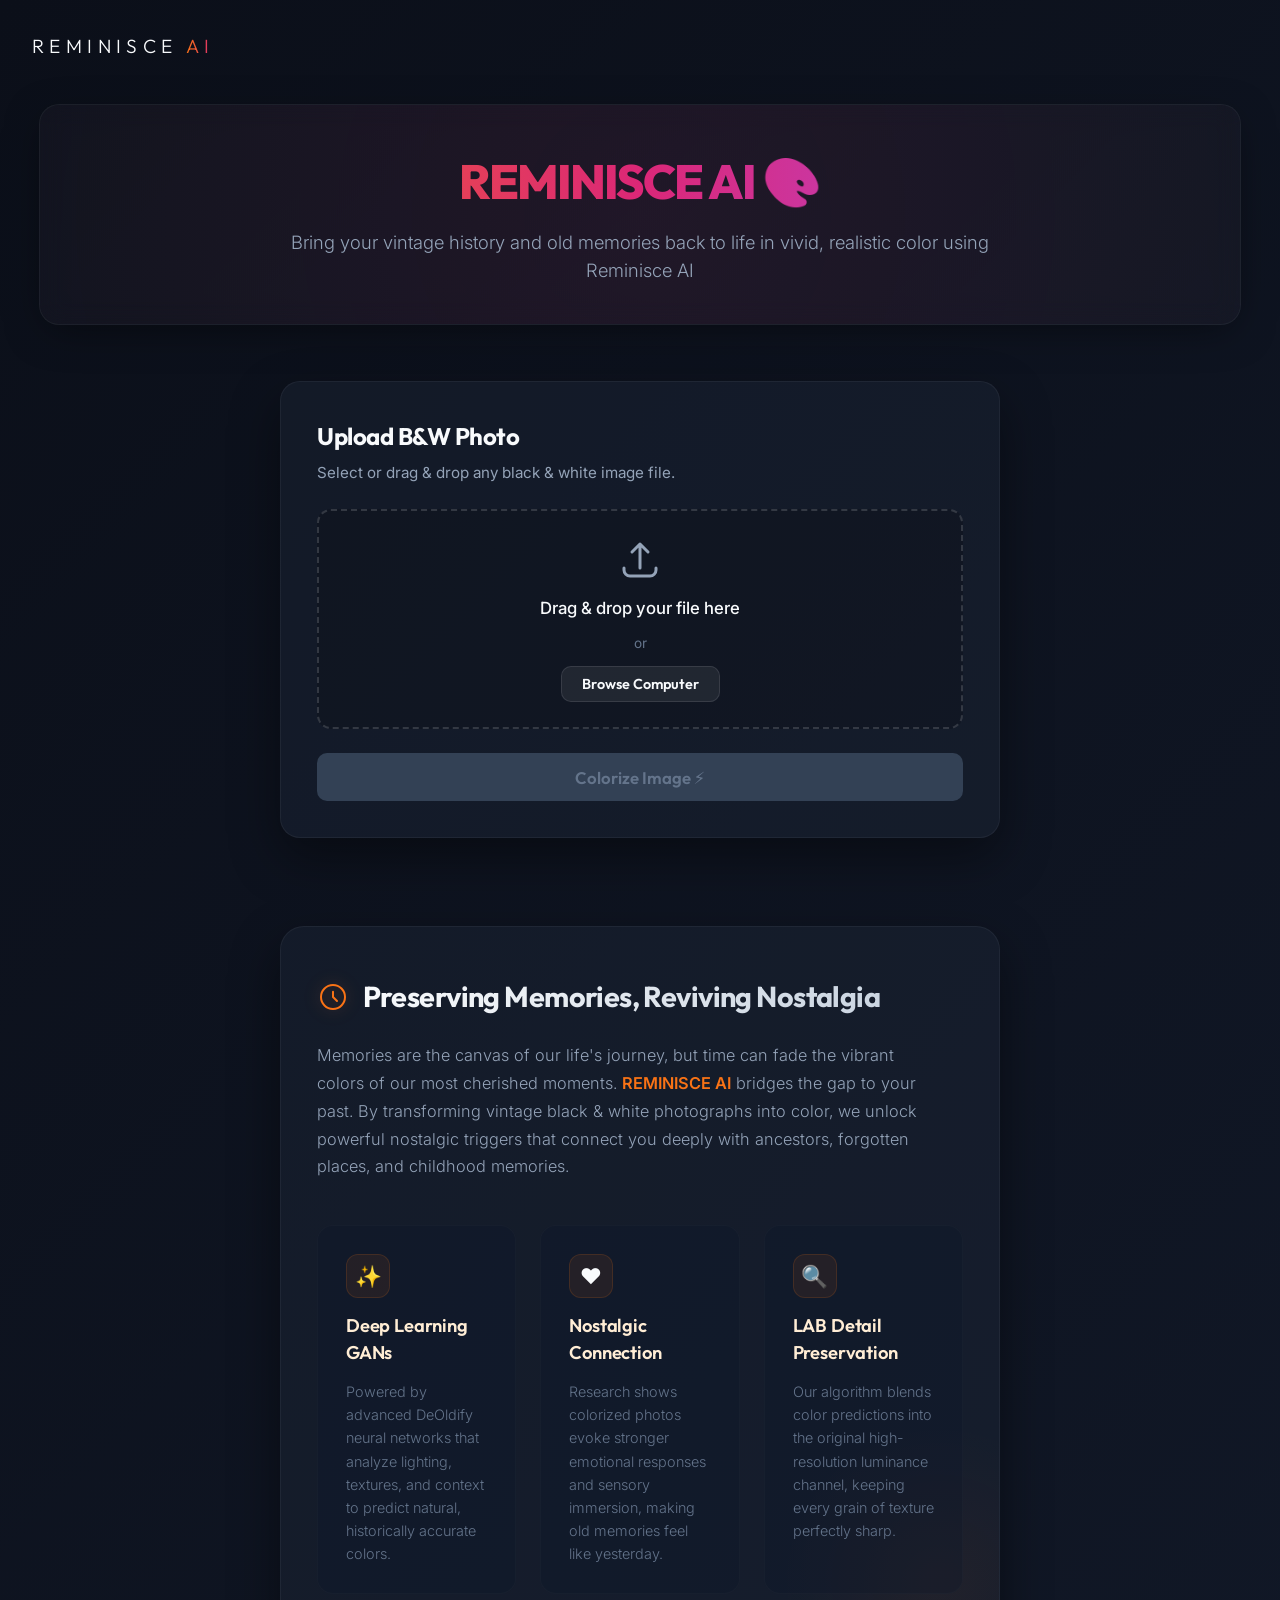
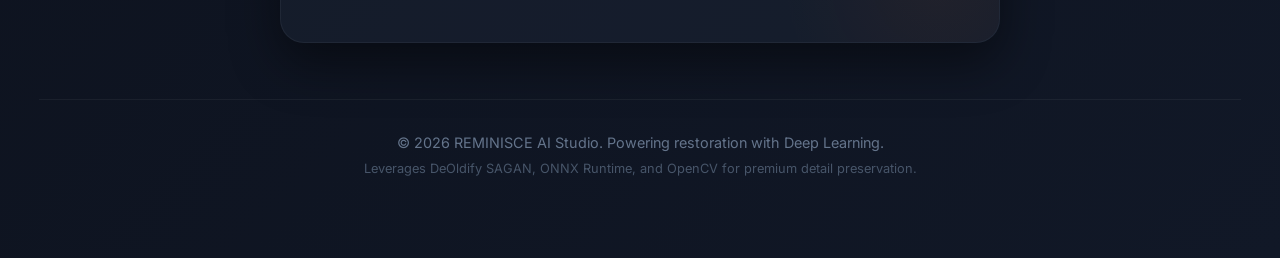
<file: templates/index.html>
<!DOCTYPE html>
<html lang="en">
<head>
    <meta charset="UTF-8">
    <meta name="viewport" content="width=device-width, initial-scale=1.0">
    <title>REMINISCE AI 🎨 - Bring B&W Photos to Life</title>
    

    <!-- Google Fonts -->
    <link rel="preconnect" href="https://fonts.googleapis.com">
    <link rel="preconnect" href="https://fonts.gstatic.com" crossorigin>
    <link href="https://fonts.googleapis.com/css2?family=Inter:wght@300;400;500;600;700&family=Outfit:wght@400;600;700;800&display=swap" rel="stylesheet">
    
    <!-- CSS Stylesheet -->
    <link rel="stylesheet" href="/static/style.css">
</head>
<body>

    <!-- Top Left Branding Navbar -->
    <nav class="top-nav animate-fade-in">
        <div class="logo-container">
            <span class="logo-text">REMINISCE <span class="logo-highlight">AI</span></span>
        </div>
    </nav>

    <main class="app-container">
        <!-- Premium Header Area -->
        <header class="app-header animate-slide-up" id="app-header">
            <h1 class="main-title">REMINISCE AI 🎨</h1>
            <p class="subtitle">Bring your vintage history and old memories back to life in vivid, realistic color using Reminisce AI</p>
        </header>

        <!-- Main Workspace grid (Rearranged for centered upload) -->
        <section class="workspace-grid single-column animate-slide-up">
            
            <!-- Control & Upload Card -->
            <article class="card upload-card" id="upload-card">
                <h2 class="card-title">Upload B&W Photo</h2>
                <p class="card-subtitle">Select or drag & drop any black & white image file.</p>
                
                <!-- File Drop Zone Area -->
                <div class="drop-zone" id="drop-zone">
                    <div class="drop-zone-content">
                        <svg class="upload-icon" xmlns="http://www.w3.org/2000/svg" fill="none" viewBox="0 0 24 24" stroke="currentColor">
                            <path stroke-linecap="round" stroke-linejoin="round" stroke-width="1.5" d="M4 16v1a3 3 0 003 3h10a3 3 0 003-3v-1m-4-8l-4-4m0 0L8 8m4-4v12" />
                        </svg>
                        <span class="drop-zone-text">Drag & drop your file here</span>
                        <span class="drop-zone-or">or</span>
                        <button class="btn btn-secondary" id="browse-btn" type="button">Browse Computer</button>
                        <input type="file" id="file-input" class="file-input" accept="image/*" />
                    </div>
                </div>

                <!-- Selected File Info -->
                <div class="file-info" id="file-info" style="display: none;">
                    <span class="file-name" id="selected-file-name">filename.jpg</span>
                    <button class="btn-clear" id="btn-clear" title="Remove file">&times;</button>
                </div>

                <!-- Submit Colorize Action Button -->
                <button class="btn btn-primary btn-submit" id="btn-colorize" disabled>
                    <span>Colorize Image ⚡</span>
                </button>
            </article>

            <!-- Loading State Spinner Overlay -->
            <div class="loading-state" id="loading-state" style="display: none;">
                <div class="spinner"></div>
                <p class="loading-title">Analyzing image structure...</p>
                <p class="loading-subtitle">Processing neural networks with DeOldify GAN model. Please wait.</p>
            </div>

            <!-- Nostalgia & Project Explanation Section under the Upload section -->
            <section class="nostalgia-section" id="nostalgia-section">
                <div class="nostalgia-header">
                    <svg class="nostalgia-icon" xmlns="http://www.w3.org/2000/svg" fill="none" viewBox="0 0 24 24" stroke="currentColor">
                        <path stroke-linecap="round" stroke-linejoin="round" stroke-width="1.5" d="M12 8v4l3 3m6-3a9 9 0 11-18 0 9 9 0 0118 0z" />
                    </svg>
                    <h2 class="section-title">Preserving Memories, Reviving Nostalgia</h2>
                </div>
                <p class="section-desc">
                    Memories are the canvas of our life's journey, but time can fade the vibrant colors of our most cherished moments. <strong>REMINISCE AI</strong> bridges the gap to your past. By transforming vintage black & white photographs into color, we unlock powerful nostalgic triggers that connect you deeply with ancestors, forgotten places, and childhood memories.
                </p>
                <div class="nostalgia-features">
                    <div class="feature-card">
                        <div class="feature-icon-wrapper">
                            <span class="feature-icon">✨</span>
                        </div>
                        <h3>Deep Learning GANs</h3>
                        <p>Powered by advanced DeOldify neural networks that analyze lighting, textures, and context to predict natural, historically accurate colors.</p>
                    </div>
                    <div class="feature-card">
                        <div class="feature-icon-wrapper">
                            <span class="feature-icon">❤️</span>
                        </div>
                        <h3>Nostalgic Connection</h3>
                        <p>Research shows colorized photos evoke stronger emotional responses and sensory immersion, making old memories feel like yesterday.</p>
                    </div>
                    <div class="feature-card">
                        <div class="feature-icon-wrapper">
                            <span class="feature-icon">🔍</span>
                        </div>
                        <h3>LAB Detail Preservation</h3>
                        <p>Our algorithm blends color predictions into the original high-resolution luminance channel, keeping every grain of texture perfectly sharp.</p>
                    </div>
                </div>
            </section>
        </section>

        <!-- Premium Web Footer -->
        <footer class="app-footer">
            <p>&copy; 2026 REMINISCE AI Studio. Powering restoration with Deep Learning.</p>
            <p class="footer-sub">Leverages DeOldify SAGAN, ONNX Runtime, and OpenCV for premium detail preservation.</p>
        </footer>
    </main>

    <!-- JS script -->
    <script src="/static/main.js"></script>
</body>
</html>
</file>
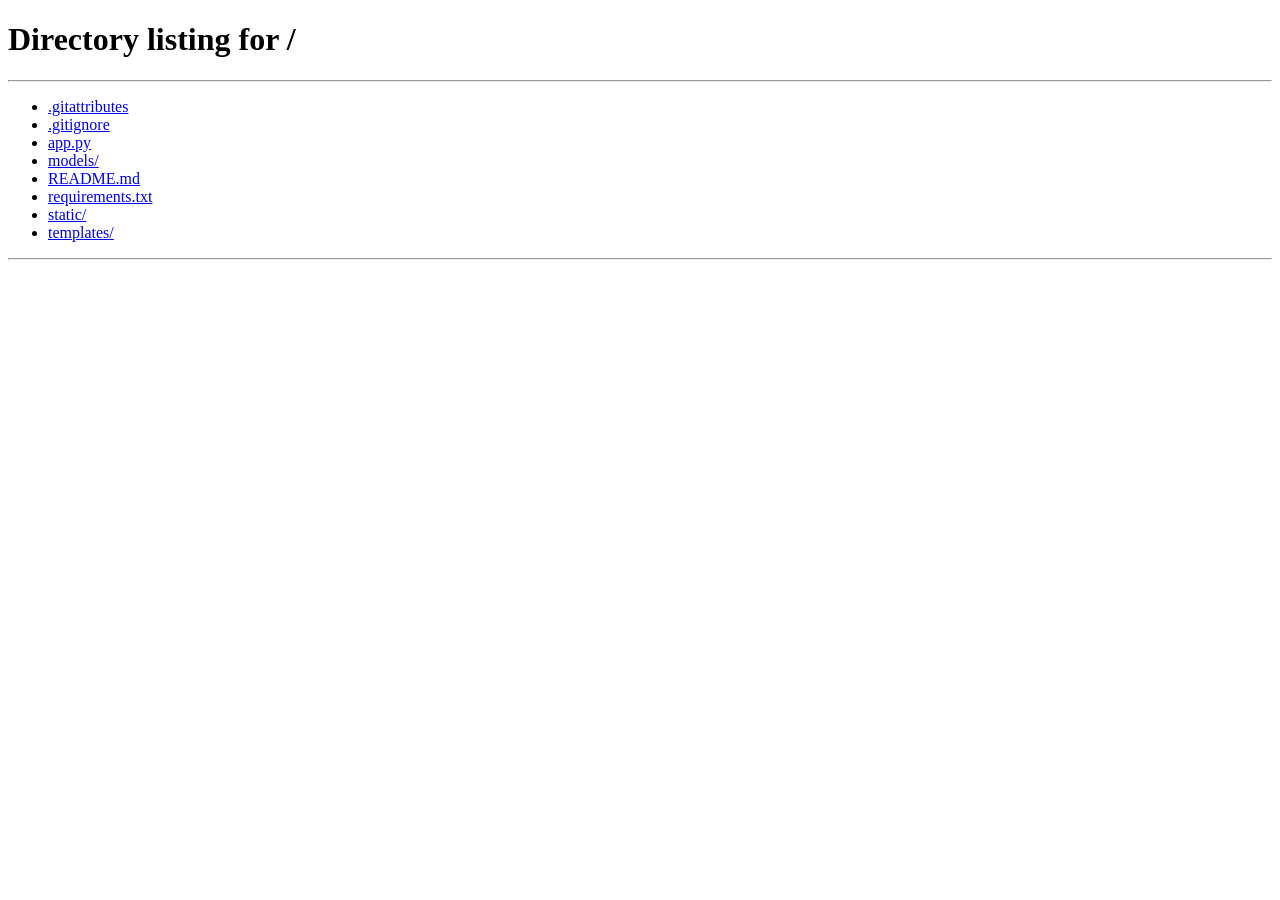
<file: templates/result.html>
<!DOCTYPE html>
<html lang="en">
<head>
    <meta charset="UTF-8">
    <meta name="viewport" content="width=device-width, initial-scale=1.0">
    <title>REMINISCE AI 🎨 - Your Memories in Vivid Color</title>
    
    <!-- Google Fonts -->
    <link rel="preconnect" href="https://fonts.googleapis.com">
    <link rel="preconnect" href="https://fonts.gstatic.com" crossorigin>
    <link href="https://fonts.googleapis.com/css2?family=Inter:wght@300;400;500;600;700&family=Outfit:wght@400;600;700;800&display=swap" rel="stylesheet">
    
    <!-- CSS Stylesheet -->
    <link rel="stylesheet" href="/static/style.css">
</head>
<body>

    <!-- Top Left Branding Navbar -->
    <nav class="top-nav animate-fade-in">
        <div class="logo-container" onclick="window.location.href='/'">
            <span class="logo-text">REMINISCE <span class="logo-highlight">AI</span></span>
        </div>
    </nav>

    <main class="app-container result-container">
        <!-- Premium Header Area -->
        <header class="app-header animate-slide-up" id="app-header">
            <h1 class="main-title">Memories Restored ✨</h1>
            <p class="subtitle">Here is your black & white memory brought back to life. </p>
        </header>

        <!-- Centered Result Workspace -->
        <section class="workspace-grid result-layout animate-slide-up">
            
            <article class="card result-card" id="result-card">
                <h2 class="card-title">Colorized Comparison</h2>
                <p class="card-subtitle">Watch the difference below.</p>
                
                <!-- Loading State (fallback) -->
                <div class="loading-state" id="loading-state">
                    <div class="spinner"></div>
                    <p class="loading-title">Retrieving your restored photo...</p>
                    <p class="loading-subtitle">Accessing the local browser storage engine.</p>
                </div>

                <!-- Image Side-by-Side Comparison Container -->
                <div class="comparison-container" id="comparison-container" style="display: none;">
                    <div class="image-panels">
                        <div class="image-panel">
                            <span class="panel-tag">Original Grayscale</span>
                            <img id="preview-input" class="preview-img" src="" alt="Grayscale Input Preview" />
                        </div>
                        <div class="image-panel">
                            <span class="panel-tag tag-colorized">Colorized Output</span>
                            <img id="preview-output" class="preview-img" src="" alt="Colorized Output Preview" />
                        </div>
                    </div>

                    <!-- Glowing Action Buttons (Including Download and Restart Button) -->
                    <div class="result-actions-grid">
                        <a href="" id="btn-download" class="btn btn-success btn-download">
                            <svg class="action-icon" xmlns="http://www.w3.org/2000/svg" fill="none" viewBox="0 0 24 24" stroke="currentColor">
                                <path stroke-linecap="round" stroke-linejoin="round" stroke-width="2" d="M4 16v1a3 3 0 003 3h10a3 3 0 003-3v-1m-4-4l-4 4m0 0l-4-4m4 4V4" />
                            </svg>
                            <span>Download Colorized Image 📥</span>
                        </a>
                        <button class="btn btn-outline" id="btn-restart" onclick="handleRestart()">
                            <svg class="action-icon" xmlns="http://www.w3.org/2000/svg" fill="none" viewBox="0 0 24 24" stroke="currentColor">
                                <path stroke-linecap="round" stroke-linejoin="round" stroke-width="2" d="M4 4v5h.582m15.356 2A8.001 8.001 0 1121.706 8h-2.12" />
                            </svg>
                            <span>Colorize Another Photo 🔄</span>
                        </button>
                    </div>
                </div>

            </article>
        </section>

        <!-- Premium Web Footer -->
        <footer class="app-footer">
            <p>&copy; 2026 REMINISCE AI Studio. Powering restoration with Deep Learning.</p>
            <p class="footer-sub">Leverages DeOldify SAGAN, ONNX Runtime, and OpenCV for premium detail preservation.</p>
        </footer>
    </main>

    <!-- JS script -->
    <script src="/static/result.js"></script>
</body>
</html>
</file>
<file: static/style.css>
/* -------------------------------------------------------------
   AI-Powered Image Colorizer - Premium Glassmorphism Design
------------------------------------------------------------- */

/* Variables & Base System */
:root {
    --bg-gradient: linear-gradient(135deg, #0b0f19 0%, #111827 100%);
    --card-bg: rgba(30, 41, 59, 0.4);
    --card-border: rgba(255, 255, 255, 0.05);

    --primary-grad: linear-gradient(135deg, #f97316 0%, #db2777 100%);
    --primary-glow: rgba(219, 39, 119, 0.3);

    --secondary-bg: rgba(255, 255, 255, 0.07);
    --secondary-border: rgba(255, 255, 255, 0.1);

    --success-grad: linear-gradient(135deg, #0d9488 0%, #10b981 100%);
    --success-glow: rgba(16, 185, 129, 0.3);

    --text-primary: #f8fafc;
    --text-secondary: #94a3b8;
    --text-muted: #64748b;

    --font-heading: 'Outfit', 'Inter', system-ui, sans-serif;
    --font-body: 'Inter', -apple-system, sans-serif;

    --transition-smooth: all 0.3s cubic-bezier(0.4, 0, 0.2, 1);
}

/* Reset & Global Styles */
* {
    margin: 0;
    padding: 0;
    box-sizing: border-box;
}

body {
    background: var(--bg-gradient);
    color: var(--text-primary);
    font-family: var(--font-body);
    min-height: 100vh;
    display: flex;
    justify-content: center;
    align-items: flex-start;
    overflow-x: hidden;
    line-height: 1.5;
}

/* Scrollbar Customization */
::-webkit-scrollbar {
    width: 8px;
}

::-webkit-scrollbar-track {
    background: #0b0f19;
}

::-webkit-scrollbar-thumb {
    background: #334155;
    border-radius: 4px;
}

::-webkit-scrollbar-thumb:hover {
    background: #475569;
}

/* App Container Layout */
.app-container {
    width: 100%;
    max-width: 1250px;
    padding: 6.5rem 1.5rem 3rem 1.5rem;
    /* Increased top padding to allow logo breathing space */
    margin: 0 auto;
    display: flex;
    flex-direction: column;
    gap: 3.5rem;
    /* Increased gap for a more premium, spaced layout */
}

/* Result Page App Container Modifier */
.app-container.result-container {
    max-width: 1920px;
    width: 96%;
}

/* Premium Header Area */
.app-header {
    text-align: center;
    padding: 2.5rem 1.5rem;
    background: rgba(255, 255, 255, 0.02);
    border-radius: 20px;
    border: 1px solid var(--card-border);
    backdrop-filter: blur(12px);
    box-shadow: 0 10px 40px -10px rgba(0, 0, 0, 0.5);
    position: relative;
    overflow: hidden;
}

/* Glowing Background Blur Effects */
.app-header::before {
    content: '';
    position: absolute;
    top: -50%;
    left: -50%;
    width: 200%;
    height: 200%;
    background: radial-gradient(circle, rgba(219, 39, 119, 0.08) 0%, transparent 60%);
    z-index: 0;
    pointer-events: none;
}

.main-title {
    font-family: var(--font-heading);
    font-size: 3rem;
    font-weight: 800;
    letter-spacing: -0.04em;
    background: linear-gradient(90deg, #f97316, #db2777, #a855f7);
    -webkit-background-clip: text;
    background-clip: text;
    -webkit-text-fill-color: transparent;
    margin-bottom: 0.75rem;
    position: relative;
    z-index: 1;
}

.subtitle {
    font-size: 1.15rem;
    color: var(--text-secondary);
    max-width: 750px;
    margin: 0 auto;
    font-weight: 300;
    position: relative;
    z-index: 1;
}

/* Workspace Grid */
.workspace-grid {
    display: grid;
    grid-template-columns: 1fr 1fr;
    gap: 2rem;
    align-items: stretch;
}

@media (max-width: 900px) {
    .workspace-grid {
        grid-template-columns: 1fr;
    }
}

/* Premium Card Design */
.card {
    background: var(--card-bg);
    border: 1px solid var(--card-border);
    border-radius: 20px;
    padding: 2.25rem;
    backdrop-filter: blur(16px);
    box-shadow: 0 20px 50px rgba(0, 0, 0, 0.4);
    display: flex;
    flex-direction: column;
    gap: 1.5rem;
    transition: var(--transition-smooth);
    position: relative;
}

.card:hover {
    border-color: rgba(249, 115, 22, 0.25);
    box-shadow: 0 25px 60px rgba(0, 0, 0, 0.5);
}

.card-title {
    font-family: var(--font-heading);
    font-size: 1.5rem;
    font-weight: 700;
    letter-spacing: -0.02em;
    color: var(--text-primary);
}

.card-subtitle {
    font-size: 0.95rem;
    color: var(--text-secondary);
    margin-top: -1rem;
}

/* Elegant Drag & Drop Zone */
.drop-zone {
    width: 100%;
    min-height: 220px;
    border: 2px dashed rgba(255, 255, 255, 0.15);
    border-radius: 14px;
    display: flex;
    justify-content: center;
    align-items: center;
    background: rgba(0, 0, 0, 0.15);
    cursor: pointer;
    transition: var(--transition-smooth);
    position: relative;
    padding: 1.5rem;
}

.drop-zone:hover,
.drop-zone.dragover {
    border-color: #f97316;
    background: rgba(249, 115, 22, 0.04);
}

.drop-zone-content {
    display: flex;
    flex-direction: column;
    align-items: center;
    gap: 0.75rem;
    text-align: center;
}

.upload-icon {
    width: 48px;
    height: 48px;
    color: var(--text-secondary);
    transition: var(--transition-smooth);
}

.drop-zone:hover .upload-icon {
    color: #f97316;
    transform: translateY(-4px);
}

.drop-zone-text {
    font-size: 1.05rem;
    font-weight: 500;
    color: var(--text-primary);
}

.drop-zone-or {
    font-size: 0.85rem;
    color: var(--text-muted);
}

.file-input {
    display: none;
}

/* File info badge */
.file-info {
    display: flex;
    justify-content: space-between;
    align-items: center;
    background: rgba(249, 115, 22, 0.1);
    border: 1px solid rgba(249, 115, 22, 0.2);
    padding: 0.75rem 1.25rem;
    border-radius: 8px;
    animation: fadeIn 0.3s ease-out;
}

.file-name {
    font-size: 0.95rem;
    color: #ffedd5;
    font-weight: 500;
    overflow: hidden;
    text-overflow: ellipsis;
    white-space: nowrap;
    max-width: 85%;
}

.btn-clear {
    background: none;
    border: none;
    color: #f97316;
    font-size: 1.5rem;
    cursor: pointer;
    line-height: 1;
    transition: var(--transition-smooth);
}

.btn-clear:hover {
    color: #db2777;
    transform: scale(1.1);
}

/* Buttons Styles */
.btn {
    display: inline-flex;
    justify-content: center;
    align-items: center;
    gap: 0.6rem;
    padding: 0.85rem 1.75rem;
    border-radius: 10px;
    font-family: var(--font-heading);
    font-size: 1.05rem;
    font-weight: 600;
    cursor: pointer;
    transition: var(--transition-smooth);
    border: none;
    width: 100%;
}

.btn-primary {
    background: var(--primary-grad);
    color: #ffffff;
    box-shadow: 0 4px 18px var(--primary-glow);
}

.btn-primary:hover:not(:disabled) {
    transform: translateY(-2px);
    box-shadow: 0 8px 25px var(--primary-glow);
}

.btn-primary:active:not(:disabled) {
    transform: translateY(0);
}

.btn-primary:disabled {
    background: #334155;
    color: #64748b;
    box-shadow: none;
    cursor: not-allowed;
}

.btn-secondary {
    background: var(--secondary-bg);
    border: 1px solid var(--secondary-border);
    color: var(--text-primary);
    padding: 0.5rem 1.25rem;
    font-size: 0.9rem;
    width: auto;
}

.btn-secondary:hover {
    background: rgba(255, 255, 255, 0.12);
    border-color: rgba(255, 255, 255, 0.2);
}

.btn-success {
    background: var(--success-grad);
    color: #ffffff;
    box-shadow: 0 4px 18px var(--success-glow);
    text-decoration: none;
}

.btn-success:hover {
    transform: translateY(-2px);
    box-shadow: 0 8px 25px var(--success-glow);
}

/* Results Placeholder */
.placeholder-state {
    flex: 1;
    display: flex;
    flex-direction: column;
    justify-content: center;
    align-items: center;
    gap: 1rem;
    min-height: 300px;
    border: 1px dashed rgba(255, 255, 255, 0.05);
    background: rgba(0, 0, 0, 0.1);
    border-radius: 14px;
    padding: 2rem;
    text-align: center;
}

.placeholder-icon {
    width: 64px;
    height: 64px;
    color: var(--text-muted);
}

.placeholder-text {
    font-size: 1rem;
    color: var(--text-secondary);
    max-width: 280px;
}

/* Loader / Processing state */
.loading-state {
    flex: 1;
    display: flex;
    flex-direction: column;
    justify-content: center;
    align-items: center;
    gap: 0.85rem;
    min-height: 300px;
    text-align: center;
    animation: fadeIn 0.3s ease-out;
}

.spinner {
    width: 50px;
    height: 50px;
    border: 4px solid rgba(249, 115, 22, 0.1);
    border-top: 4px solid #f97316;
    border-radius: 50%;
    animation: spin 1s linear infinite;
    margin-bottom: 0.5rem;
}

.loading-title {
    font-size: 1.15rem;
    font-weight: 600;
    color: var(--text-primary);
}

.loading-subtitle {
    font-size: 0.9rem;
    color: var(--text-secondary);
    max-width: 320px;
}

/* Image panels & Result display */
.comparison-container {
    display: flex;
    flex-direction: column;
    gap: 1.5rem;
    animation: fadeIn 0.4s ease-out;
    margin: 0 auto;
    width: 100%;
    max-width: 1200px;
}

.image-panels {
    display: grid;
    grid-template-columns: 1fr 1fr;
    gap: 1.25rem;
    margin: 0 auto;
    width: 100%;
}

@media (max-width: 600px) {
    .image-panels {
        grid-template-columns: 1fr;
    }
}

.image-panel {
    background: rgba(0, 0, 0, 0.2);
    border: 1px solid rgba(255, 255, 255, 0.05);
    border-radius: 12px;
    overflow: hidden;
    position: relative;
    display: flex;
    justify-content: center;
    align-items: center;
    aspect-ratio: 4 / 3;
}

.preview-img {
    max-width: 100%;
    max-height: 100%;
    object-fit: contain;
}

.panel-tag {
    position: absolute;
    top: 10px;
    left: 10px;
    background: rgba(15, 23, 42, 0.75);
    border: 1px solid rgba(255, 255, 255, 0.1);
    color: var(--text-primary);
    padding: 0.35rem 0.75rem;
    border-radius: 6px;
    font-size: 0.8rem;
    font-weight: 600;
    backdrop-filter: blur(4px);
    z-index: 2;
}

.tag-colorized {
    background: rgba(219, 39, 119, 0.85);
    border-color: rgba(255, 255, 255, 0.15);
}

.result-actions {
    display: flex;
    justify-content: center;
    width: 100%;
    margin-top: 0.5rem;
}

.action-icon {
    width: 20px;
    height: 20px;
}

/* Footer Section */
.app-footer {
    text-align: center;
    padding: 2rem 0;
    border-top: 1px solid var(--card-border);
    font-size: 0.9rem;
    color: var(--text-muted);
    display: flex;
    flex-direction: column;
    gap: 0.35rem;
}

.footer-sub {
    font-size: 0.8rem;
    color: #475569;
}

/* Animations Definitions */
@keyframes spin {
    0% {
        transform: rotate(0deg);
    }

    100% {
        transform: rotate(360deg);
    }
}

@keyframes fadeIn {
    from {
        opacity: 0;
        transform: translateY(10px);
    }

    to {
        opacity: 1;
        transform: translateY(0);
    }
}

/* -------------------------------------------------------------
   REMINISCE AI - Custom Brand & Layout Styles
   ------------------------------------------------------------- */

/* Top Navigation / Branding */
.top-nav {
    position: absolute;
    top: 2rem;
    left: 2rem;
    z-index: 100;
}

.logo-container {
    cursor: pointer;
    display: flex;
    align-items: center;
    transition: var(--transition-smooth);
}

.logo-container:hover {
    transform: translateY(-1px);
    filter: drop-shadow(0 0 8px rgba(249, 115, 22, 0.4));
}

.logo-text {
    font-family: var(--font-heading);
    font-size: 1.2rem;
    font-weight: 300;
    letter-spacing: 0.28em;
    /* Super premium, wide minimalist tracking */
    color: var(--text-primary);
    text-transform: uppercase;
    transition: var(--transition-smooth);
}

.logo-highlight {
    background: linear-gradient(90deg, #f97316, #db2777);
    -webkit-background-clip: text;
    background-clip: text;
    -webkit-text-fill-color: transparent;
}

@media (max-width: 900px) {
    .top-nav {
        position: relative;
        top: auto;
        left: auto;
        margin-top: 1rem;
        margin-bottom: -1rem;
        display: flex;
        justify-content: center;
        width: 100%;
    }

    .app-container {
        padding-top: 2rem;
        gap: 2.25rem;
    }
}

/* Centered Single-Column Grid Modifiers */
.workspace-grid.single-column {
    grid-template-columns: 1fr;
    max-width: 720px;
    /* Refined uploader width */
    margin: 0 auto;
    width: 100%;
}

.workspace-grid.result-layout {
    max-width: 1200px;
    margin: 0 auto;
    width: 100%;
    display: flex;
    justify-content: center;
    /* Stretches the comparison card to occupy the wider result-container */
}

/* Nostalgia Section Elements */
.nostalgia-section {
    margin-top: 3.5rem;
    padding: 3rem 2.25rem;
    background: var(--card-bg);
    border: 1px solid var(--card-border);
    border-radius: 24px;
    backdrop-filter: blur(20px);
    box-shadow: 0 20px 50px rgba(0, 0, 0, 0.45);
    display: flex;
    flex-direction: column;
    gap: 1.5rem;
    position: relative;
    overflow: hidden;
    transition: var(--transition-smooth);
    text-align: left;
}

.nostalgia-section:hover {
    border-color: rgba(249, 115, 22, 0.2);
    box-shadow: 0 25px 60px rgba(0, 0, 0, 0.5);
}

.nostalgia-section::before {
    content: '';
    position: absolute;
    bottom: -100px;
    right: -100px;
    width: 320px;
    height: 320px;
    background: radial-gradient(circle, rgba(249, 115, 22, 0.05) 0%, transparent 70%);
    pointer-events: none;
    z-index: 0;
}

.nostalgia-header {
    display: flex;
    align-items: center;
    gap: 0.85rem;
    z-index: 1;
}

.nostalgia-icon {
    width: 32px;
    height: 32px;
    color: #f97316;
    filter: drop-shadow(0 0 8px rgba(249, 115, 22, 0.3));
}

.section-title {
    font-family: var(--font-heading);
    font-size: 1.8rem;
    font-weight: 700;
    letter-spacing: -0.02em;
    background: linear-gradient(90deg, #f8fafc, #cbd5e1);
    -webkit-background-clip: text;
    background-clip: text;
    -webkit-text-fill-color: transparent;
}

.section-desc {
    font-size: 1.02rem;
    color: var(--text-secondary);
    line-height: 1.7;
    max-width: 95%;
    z-index: 1;
    font-weight: 300;
}

.section-desc strong {
    color: #f97316;
    font-weight: 600;
}

.nostalgia-features {
    display: grid;
    grid-template-columns: repeat(3, 1fr);
    gap: 1.5rem;
    margin-top: 1.25rem;
    z-index: 1;
}

@media (max-width: 768px) {
    .nostalgia-features {
        grid-template-columns: 1fr;
    }

    .nostalgia-section {
        padding: 2.25rem 1.5rem;
    }
}

.feature-card {
    background: rgba(15, 23, 42, 0.35);
    border: 1px solid rgba(255, 255, 255, 0.02);
    border-radius: 16px;
    padding: 1.75rem;
    display: flex;
    flex-direction: column;
    gap: 0.85rem;
    transition: var(--transition-smooth);
}

.feature-card:hover {
    transform: translateY(-6px);
    background: rgba(15, 23, 42, 0.55);
    border-color: rgba(249, 115, 22, 0.2);
    box-shadow: 0 12px 30px rgba(0, 0, 0, 0.35);
}

.feature-icon-wrapper {
    width: 44px;
    height: 44px;
    background: rgba(249, 115, 22, 0.08);
    border-radius: 12px;
    display: flex;
    justify-content: center;
    align-items: center;
    font-size: 1.35rem;
    border: 1px solid rgba(249, 115, 22, 0.15);
    transition: var(--transition-smooth);
}

.feature-card:hover .feature-icon-wrapper {
    background: rgba(249, 115, 22, 0.15);
    transform: scale(1.05) rotate(5deg);
}

.feature-card h3 {
    font-family: var(--font-heading);
    font-size: 1.15rem;
    font-weight: 600;
    color: #ffedd5;
    letter-spacing: -0.01em;
}

.feature-card p {
    font-size: 0.9rem;
    color: var(--text-muted);
    line-height: 1.6;
    font-weight: 300;
}

/* Submit Action Button Colorization Pulsing Animation */
.btn-ready {
    position: relative;
    overflow: hidden;
    animation: pulseGlow 2s infinite ease-in-out;
}

.btn-ready::after {
    content: '';
    position: absolute;
    top: 0;
    left: -150%;
    width: 150%;
    height: 100%;
    background: linear-gradient(90deg, transparent, rgba(255, 255, 255, 0.2), transparent);
    transform: skewX(-20deg);
    animation: shimmer 3.5s infinite linear;
}

@keyframes shimmer {
    0% {
        left: -150%;
    }

    100% {
        left: 150%;
    }
}

@keyframes pulseGlow {

    0%,
    100% {
        box-shadow: 0 4px 18px rgba(219, 39, 119, 0.25);
    }

    50% {
        box-shadow: 0 8px 30px rgba(249, 115, 22, 0.55);
    }
}

/* Transitions & Micro-Animations */
.animate-fade-in {
    opacity: 0;
    animation: fadeInFast 0.8s cubic-bezier(0.4, 0, 0.2, 1) forwards;
}

.animate-slide-up {
    opacity: 0;
    animation: slideUp 0.8s cubic-bezier(0.4, 0, 0.2, 1) forwards;
}

@keyframes fadeInFast {
    from {
        opacity: 0;
    }

    to {
        opacity: 1;
    }
}

@keyframes slideUp {
    from {
        opacity: 0;
        transform: translateY(30px);
    }

    to {
        opacity: 1;
        transform: translateY(0);
    }
}

/* Result Actions Panel Grid */
.result-actions-grid {
    display: grid;
    grid-template-columns: 1fr 1fr;
    gap: 1.25rem;
    width: 100%;
    max-width: 900px;
    margin: 1.5rem auto 0 auto;
}

@media (max-width: 600px) {
    .result-actions-grid {
        grid-template-columns: 1fr;
    }
}

.btn-outline {
    background: rgba(255, 255, 255, 0.05);
    border: 1px solid rgba(255, 255, 255, 0.1);
    color: var(--text-primary);
    width: 100%;
}

.btn-outline:hover {
    background: rgba(255, 255, 255, 0.1);
    border-color: rgba(255, 255, 255, 0.2);
    transform: translateY(-2px);
}

.btn-outline:active {
    transform: translateY(0);
}

/* Side-by-Side Natural Aspect Images (Result Page) */
.result-card {
    padding: 2rem;
    width: 100%;
    max-width: 1200px;
    margin: 0 auto;
}

.result-card .image-panels {
    grid-template-columns: 1fr 1fr;
    /* Move panels side-by-side */
    gap: 1.5rem; /* Cozy gap to maximize picture widths */
}

.result-card .image-panel {
    max-width: 1000px; /* Let them grow up to a massive 1000px if space permits! */
    width: 100%;
    aspect-ratio: auto;
    /* Let the image's natural aspect ratio determine the height */
    height: auto;
    /* Let height adapt naturally to prevent clipping or empty bars */
    margin: 0 auto;
    /* Center the square panels horizontally inside the card */
    box-shadow: 0 15px 35px rgba(0, 0, 0, 0.35);
    /* Added subtle shadow for depth */
}

/* Ensure the output pictures expand fully to occupy all grid column width */
.result-card .preview-img {
    width: 100%;
    height: auto;
    max-height: none; /* Wipes out any container height restriction */
    object-fit: contain;
    display: block;
}

@media (max-width: 1024px) {
    .result-card .image-panels {
        grid-template-columns: 1fr;
        /* Stack panels vertically on tablet and smaller screens */
        gap: 2rem;
    }

    .result-card .image-panel {
        max-width: 720px;
        /* Keep vertical panels highly spacious on tablet */
    }
}

@media (max-width: 768px) {
    .result-card .image-panel {
        max-width: 580px;
        /* Fit comfortably on smaller tablet screens */
    }
}

@media (max-width: 500px) {
    .result-card .image-panel {
        max-width: 100%;
        /* Full width on smaller mobile screens */
    }
}
</file>
